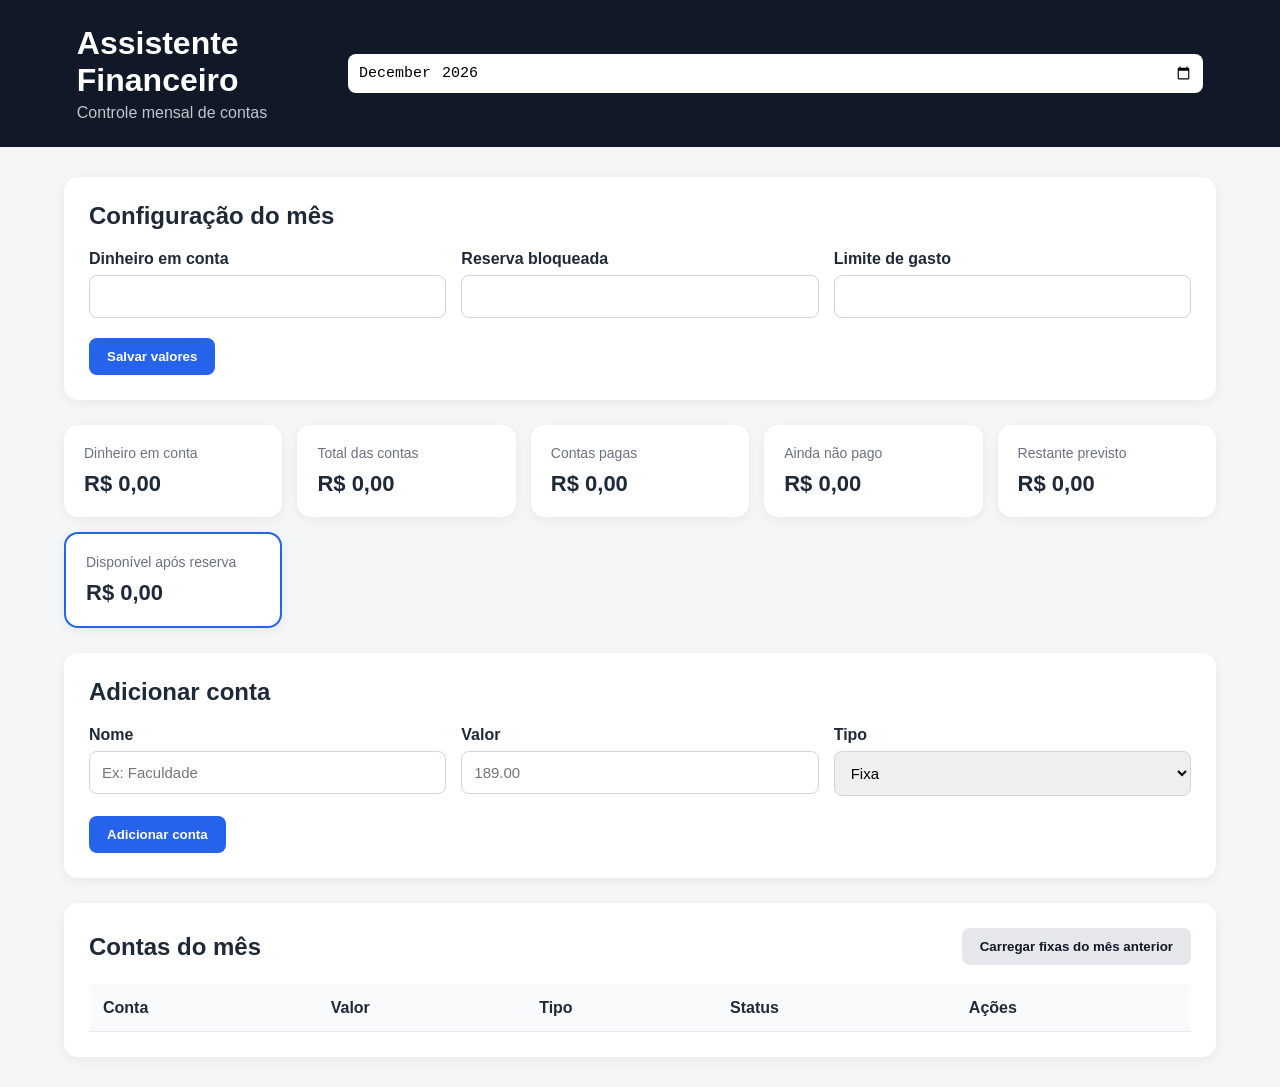
<file: index.html>
<!DOCTYPE html>
<html lang="pt-BR">

<head>
    <meta charset="UTF-8">

    <meta
        name="viewport"
        content="width=device-width, initial-scale=1.0"
    >

    <title>Assistente Financeiro</title>

    <link
        rel="stylesheet"
        href="/static/style.css"
    >
</head>

<body>

    <header class="topo">

        <div>

            <h1>
                Assistente Financeiro
            </h1>

            <p>
                Controle mensal de contas
            </p>

        </div>

        <input
            type="month"
            id="mesSelecionado"
        >

    </header>


    <main class="container">


        <!-- CONFIGURAÇÕES -->

        <section class="painel">

            <h2>
                Configuração do mês
            </h2>

            <div class="grid-form">

                <div>

                    <label>
                        Dinheiro em conta
                    </label>

                    <input
                        type="number"
                        id="dinheiroConta"
                        step="0.01"
                        min="0"
                    >

                </div>


                <div>

                    <label>
                        Reserva bloqueada
                    </label>

                    <input
                        type="number"
                        id="reservaBloqueada"
                        step="0.01"
                        min="0"
                    >

                </div>


                <div>

                    <label>
                        Limite de gasto
                    </label>

                    <input
                        type="number"
                        id="limiteGasto"
                        step="0.01"
                        min="0"
                    >

                </div>

            </div>


            <button
                id="salvarConfiguracao"
                class="btn btn-principal"
            >
                Salvar valores
            </button>

        </section>


        <!-- RESUMO -->

        <section class="cards">

            <article class="card">

                <span>
                    Dinheiro em conta
                </span>

                <strong id="cardDinheiro">
                    R$ 0,00
                </strong>

            </article>


            <article class="card">

                <span>
                    Total das contas
                </span>

                <strong id="cardTotal">
                    R$ 0,00
                </strong>

            </article>


            <article class="card">

                <span>
                    Contas pagas
                </span>

                <strong id="cardPago">
                    R$ 0,00
                </strong>

            </article>


            <article class="card">

                <span>
                    Ainda não pago
                </span>

                <strong id="cardNaoPago">
                    R$ 0,00
                </strong>

            </article>


            <article class="card">

                <span>
                    Restante previsto
                </span>

                <strong id="cardRestante">
                    R$ 0,00
                </strong>

            </article>


            <article class="card destaque">

                <span>
                    Disponível após reserva
                </span>

                <strong id="cardDisponivel">
                    R$ 0,00
                </strong>

            </article>

        </section>


        <!-- AVISO -->

        <section
            id="aviso"
            class="aviso"
        >
        </section>


        <!-- NOVA CONTA -->

        <section class="painel">

            <h2>
                Adicionar conta
            </h2>

            <form id="formConta">

                <div class="grid-form">

                    <div>

                        <label>
                            Nome
                        </label>

                        <input
                            type="text"
                            id="nomeConta"
                            placeholder="Ex: Faculdade"
                            required
                        >

                    </div>


                    <div>

                        <label>
                            Valor
                        </label>

                        <input
                            type="number"
                            id="valorConta"
                            step="0.01"
                            min="0.01"
                            placeholder="189.00"
                            required
                        >

                    </div>


                    <div>

                        <label>
                            Tipo
                        </label>

                        <select id="tipoConta">

                            <option value="fixa">
                                Fixa
                            </option>

                            <option value="variavel">
                                Variável
                            </option>

                        </select>

                    </div>

                </div>


                <button
                    type="submit"
                    class="btn btn-principal"
                >
                    Adicionar conta
                </button>

            </form>

        </section>


        <!-- CONTAS -->

        <section class="painel">

            <div class="titulo-contas">

                <h2>
                    Contas do mês
                </h2>

                <button
                    id="copiarFixas"
                    class="btn btn-secundario"
                >
                    Carregar fixas do mês anterior
                </button>

            </div>


            <div class="tabela-wrapper">

                <table>

                    <thead>

                        <tr>

                            <th>
                                Conta
                            </th>

                            <th>
                                Valor
                            </th>

                            <th>
                                Tipo
                            </th>

                            <th>
                                Status
                            </th>

                            <th>
                                Ações
                            </th>

                        </tr>

                    </thead>

                    <tbody id="listaContas">

                    </tbody>

                </table>

            </div>

        </section>


    </main>


    <div
        id="mensagem"
        class="mensagem"
    >
    </div>


    <script src="/static/app.js"></script>

</body>

</html>
</file>
<file: static/style.css>
* {
    box-sizing: border-box;
    margin: 0;
    padding: 0;
}

body {
    font-family:
        Arial,
        Helvetica,
        sans-serif;

    background: #f4f6f8;
    color: #1f2937;
}

.topo {
    background: #111827;
    color: white;

    padding: 25px 6%;

    display: flex;
    justify-content: space-between;
    align-items: center;

    gap: 20px;
}

.topo h1 {
    margin-bottom: 5px;
}

.topo p {
    opacity: 0.75;
}

.topo input {
    padding: 10px;

    border-radius: 8px;
    border: none;
}

.container {
    width: 90%;
    max-width: 1200px;

    margin: 30px auto;
}

.painel {
    background: white;

    padding: 25px;

    border-radius: 14px;

    margin-bottom: 25px;

    box-shadow:
        0 3px 12px
        rgba(0, 0, 0, 0.06);
}

.painel h2 {
    margin-bottom: 20px;
}

.grid-form {
    display: grid;

    grid-template-columns:
        repeat(
            auto-fit,
            minmax(200px, 1fr)
        );

    gap: 15px;

    margin-bottom: 20px;
}

label {
    display: block;

    margin-bottom: 7px;

    font-weight: bold;
}

input,
select {
    width: 100%;

    padding: 12px;

    border: 1px solid #d1d5db;
    border-radius: 8px;

    font-size: 15px;
}

input:focus,
select:focus {
    outline: 2px solid #2563eb;
    border-color: transparent;
}

.cards {
    display: grid;

    grid-template-columns:
        repeat(
            auto-fit,
            minmax(190px, 1fr)
        );

    gap: 15px;

    margin-bottom: 25px;
}

.card {
    background: white;

    padding: 20px;

    border-radius: 14px;

    box-shadow:
        0 3px 12px
        rgba(0, 0, 0, 0.06);

    display: flex;
    flex-direction: column;

    gap: 10px;
}

.card span {
    color: #6b7280;
    font-size: 14px;
}

.card strong {
    font-size: 22px;
}

.card.destaque {
    border: 2px solid #2563eb;
}

.btn {
    padding: 11px 18px;

    border: none;
    border-radius: 8px;

    cursor: pointer;

    font-weight: bold;

    transition: 0.2s;
}

.btn:hover {
    opacity: 0.85;
}

.btn-principal {
    background: #2563eb;
    color: white;
}

.btn-secundario {
    background: #e5e7eb;
    color: #111827;
}

.btn-pagar {
    background: #16a34a;
    color: white;
}

.btn-desmarcar {
    background: #f59e0b;
    color: white;
}

.btn-excluir {
    background: #dc2626;
    color: white;
}

.titulo-contas {
    display: flex;

    justify-content: space-between;
    align-items: center;

    gap: 15px;

    margin-bottom: 20px;
}

.titulo-contas h2 {
    margin: 0;
}

.tabela-wrapper {
    overflow-x: auto;
}

table {
    width: 100%;
    border-collapse: collapse;
}

th,
td {
    text-align: left;

    padding: 14px;

    border-bottom:
        1px solid #e5e7eb;
}

th {
    background: #f9fafb;
}

.status {
    display: inline-block;

    padding: 6px 10px;

    border-radius: 20px;

    font-size: 13px;
    font-weight: bold;
}

.status-pago {
    background: #dcfce7;
    color: #166534;
}

.status-nao-pago {
    background: #fee2e2;
    color: #991b1b;
}

.tipo {
    font-size: 13px;

    padding: 5px 9px;

    background: #e5e7eb;

    border-radius: 15px;
}

.acoes {
    display: flex;
    gap: 7px;

    flex-wrap: wrap;
}

.acoes button {
    font-size: 12px;

    padding: 7px 10px;
}

.aviso {
    display: none;

    padding: 18px;

    border-radius: 10px;

    margin-bottom: 25px;

    font-weight: bold;
}

.aviso.seguro {
    display: block;

    background: #dcfce7;
    color: #166534;
}

.aviso.atencao {
    display: block;

    background: #fef3c7;
    color: #92400e;
}

.aviso.perigo {
    display: block;

    background: #fee2e2;
    color: #991b1b;
}

.mensagem {
    position: fixed;

    right: 25px;
    bottom: 25px;

    padding: 15px 20px;

    background: #111827;
    color: white;

    border-radius: 10px;

    display: none;

    max-width: 350px;

    z-index: 999;
}

.mensagem.mostrar {
    display: block;
}

.sem-contas {
    text-align: center;

    color: #6b7280;

    padding: 30px;
}

@media (max-width: 768px) {
    .topo {
        flex-direction: column;
        align-items: flex-start;
        text-align: left;
    }

    .topo input {
        width: 100%;
        margin-top: 10px;
    }

    .grid-form {
        grid-template-columns: 1fr; /* Um campo embaixo do outro */
    }

    .titulo-contas {
        flex-direction: column;
        align-items: flex-start;
    }

    .btn-secundario {
        width: 100%;
    }

    /* Transformando a tabela em "Cards" no celular para não espremer */
    table, thead, tbody, th, td, tr {
        display: block;
    }

    /* Esconde o cabeçalho original */
    thead tr {
        position: absolute;
        top: -9999px;
        left: -9999px;
    }

    tr {
        border: 1px solid #ccc;
        border-radius: 8px;
        margin-bottom: 15px;
        background-color: #fff;
        padding: 10px;
        box-shadow: 0 2px 5px rgba(0,0,0,0.05);
    }

    td {
        border: none;
        border-bottom: 1px solid #eee;
        position: relative;
        padding-left: 50%; /* Espaço para o rótulo */
        text-align: right;
    }

    td:before {
        position: absolute;
        top: 14px;
        left: 10px;
        width: 45%;
        padding-right: 10px;
        white-space: nowrap;
        text-align: left;
        font-weight: bold;
        color: #6b7280;
    }

    /* Rótulos para cada coluna no celular */
    td:nth-of-type(1):before { content: "Conta:"; }
    td:nth-of-type(2):before { content: "Valor:"; }
    td:nth-of-type(3):before { content: "Tipo:"; }
    td:nth-of-type(4):before { content: "Status:"; }
    td:nth-of-type(5):before { content: "Ações:"; }

    /* Estilo especial para a coluna de ações no celular */
    td:nth-of-type(5) {
        border-bottom: none;
        padding-left: 10px;
        text-align: center;
        display: flex;
        flex-direction: column;
        gap: 10px;
        margin-top: 10px;
    }

    td:nth-of-type(5):before {
        display: none; /* Esconde o rótulo "Ações:" para economizar espaço */
    }

    .acoes {
        justify-content: stretch;
    }

    .acoes button {
        flex: 1; /* Botões ocupam a largura toda */
        padding: 12px;
        font-size: 14px;
    }
}
</file>
